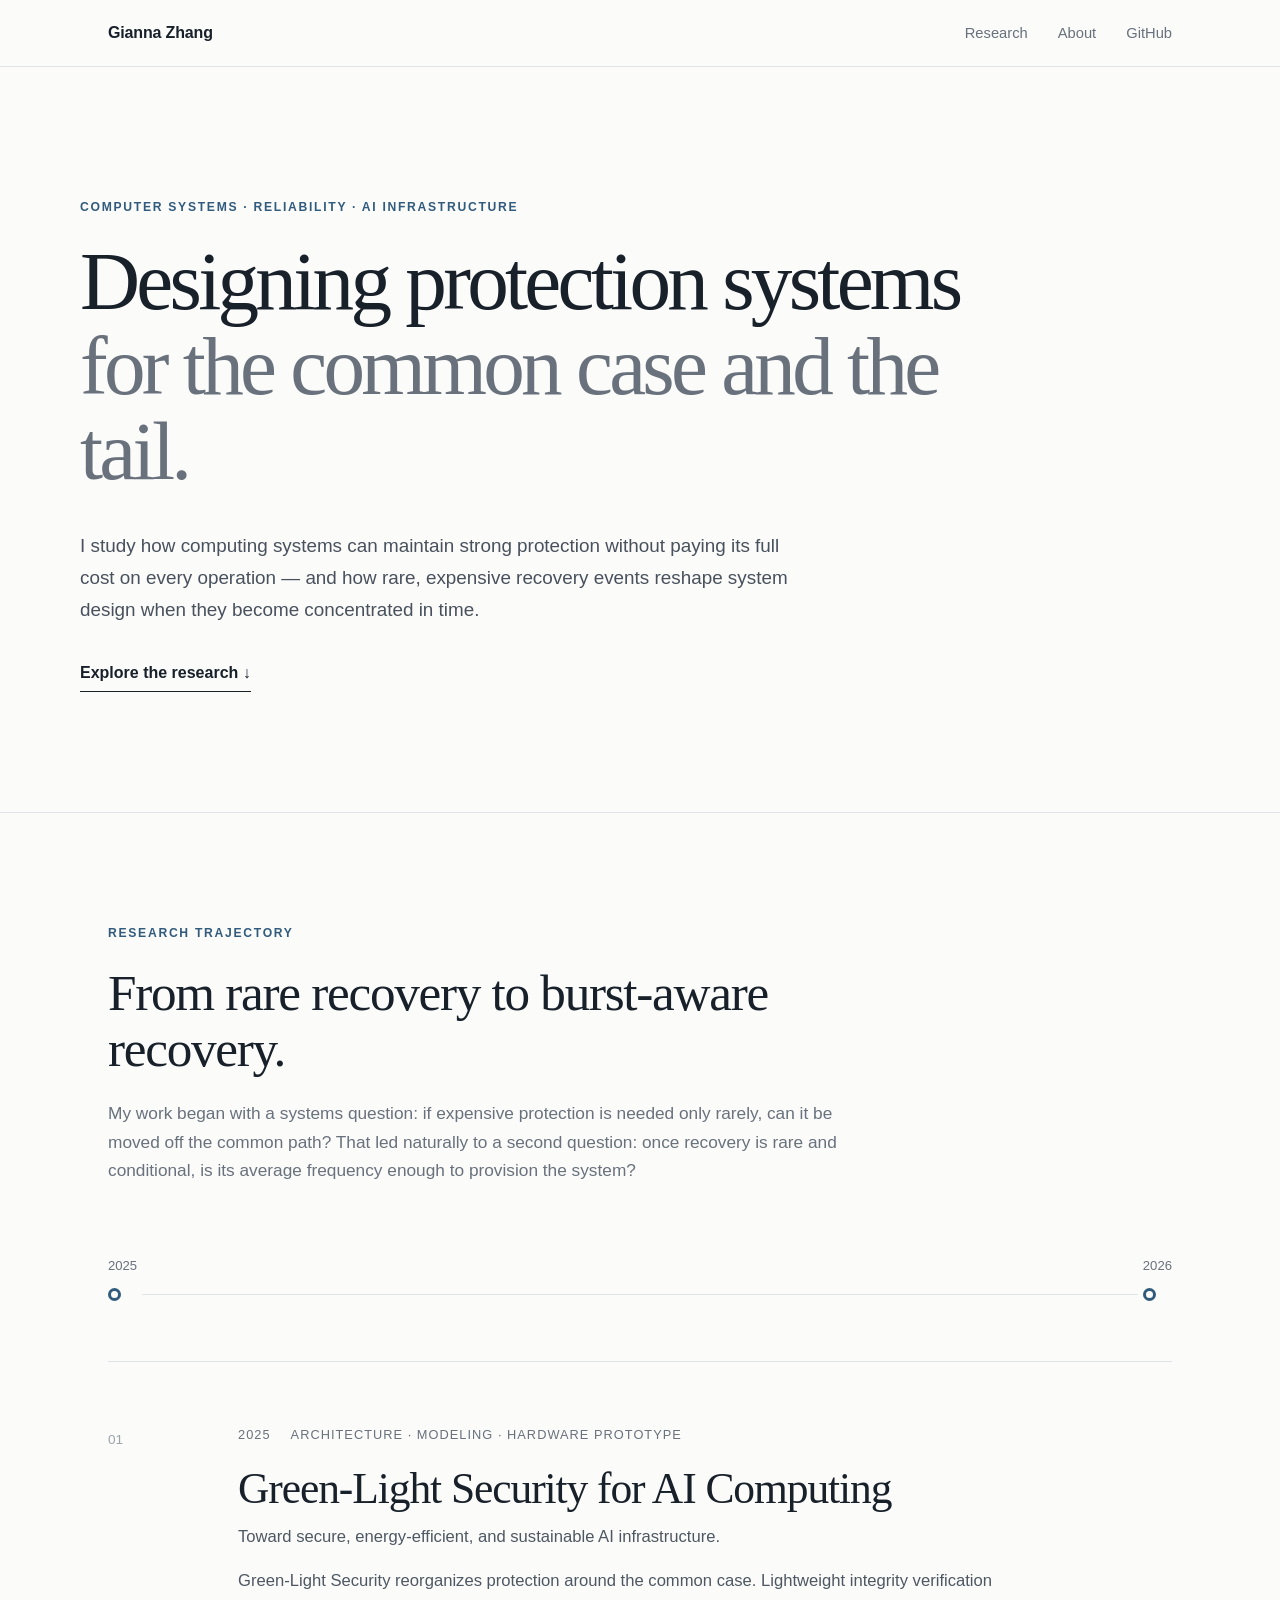
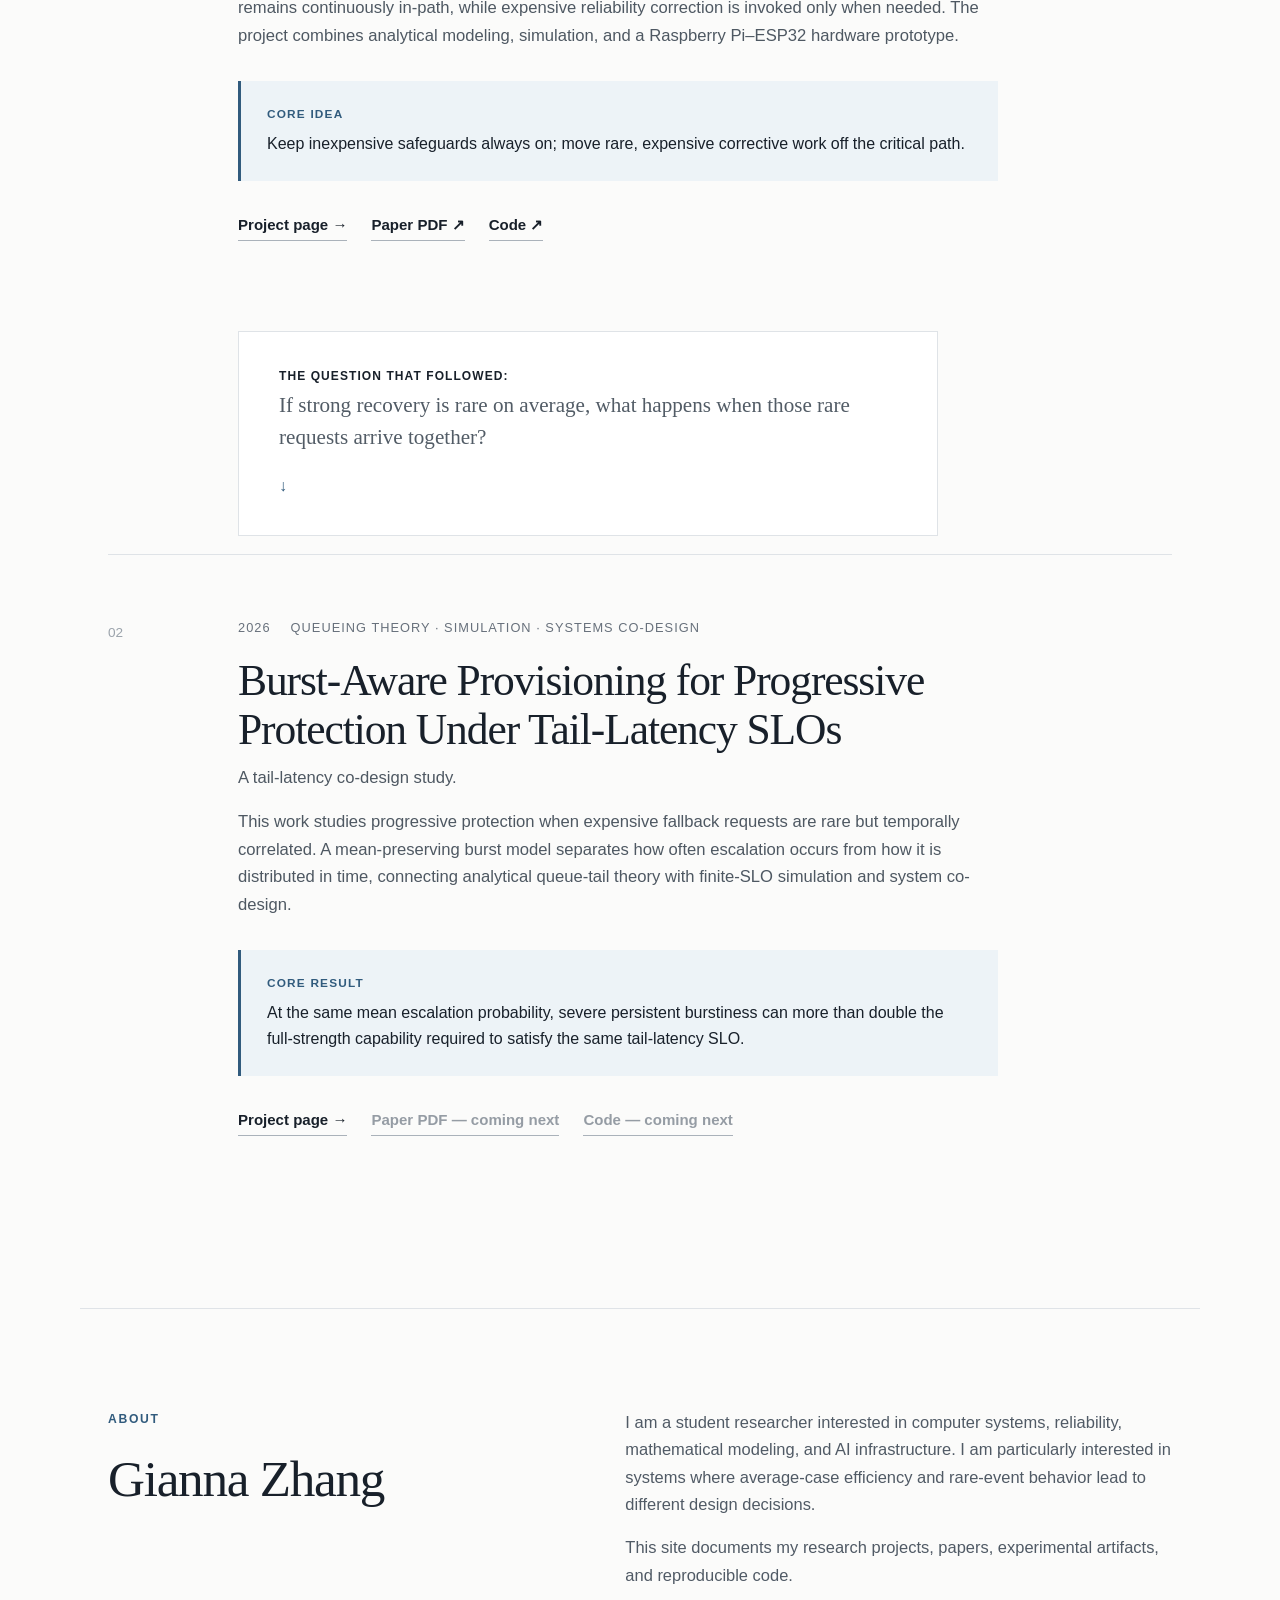
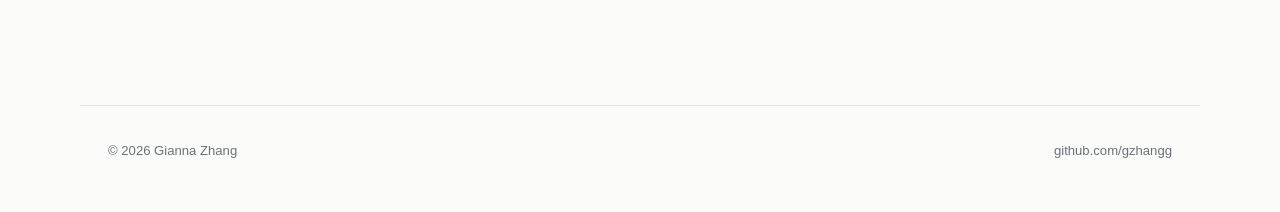
<file: index.html>
<!DOCTYPE html>
<html lang="en">
<head>
  <meta charset="UTF-8">
  <meta name="viewport" content="width=device-width, initial-scale=1.0">

  <title>Gianna Zhang | Research</title>

  <meta
    name="description"
    content="Gianna Zhang's research in computer systems, reliability, and AI infrastructure."
  >

  <link rel="stylesheet" href="style.css">
</head>

<body>

  <header class="site-header">
    <div class="nav-container">
      <a class="name" href="/">Gianna Zhang</a>

      <nav>
        <a href="#research">Research</a>
        <a href="#about">About</a>
        <a href="https://github.com/gzhangg" target="_blank" rel="noopener">
          GitHub
        </a>
      </nav>
    </div>
  </header>


  <main>

    <!-- HERO -->
    <section class="hero">
      <div class="hero-inner">

        <p class="eyebrow">COMPUTER SYSTEMS · RELIABILITY · AI INFRASTRUCTURE</p>

        <h1>
          Designing protection systems
          <span>for the common case and the tail.</span>
        </h1>

        <p class="hero-text">
          I study how computing systems can maintain strong protection
          without paying its full cost on every operation — and how rare,
          expensive recovery events reshape system design when they become
          concentrated in time.
        </p>

        <a class="primary-link" href="#research">
          Explore the research ↓
        </a>

      </div>
    </section>


    <!-- RESEARCH TRAJECTORY -->
    <section class="trajectory" id="research">

      <div class="section-heading">
        <p class="eyebrow">RESEARCH TRAJECTORY</p>
        <h2>From rare recovery to burst-aware recovery.</h2>

        <p>
          My work began with a systems question: if expensive protection is
          needed only rarely, can it be moved off the common path? That led
          naturally to a second question: once recovery is rare and
          conditional, is its average frequency enough to provision the
          system?
        </p>
      </div>


      <div class="trajectory-line">

        <div class="trajectory-node">
          <span>2025</span>
          <div class="dot"></div>
        </div>

        <div class="connector"></div>

        <div class="trajectory-node">
          <span>2026</span>
          <div class="dot"></div>
        </div>

      </div>


      <!-- PROJECT 1 -->
      <article class="project">

        <div class="project-number">01</div>

        <div class="project-content">

          <div class="project-meta">
            <span>2025</span>
            <span>Architecture · Modeling · Hardware Prototype</span>
          </div>

          <h3>Green-Light Security for AI Computing</h3>

          <p class="project-subtitle">
            Toward secure, energy-efficient, and sustainable AI infrastructure.
          </p>

          <p>
            Green-Light Security reorganizes protection around the common
            case. Lightweight integrity verification remains continuously
            in-path, while expensive reliability correction is invoked only
            when needed. The project combines analytical modeling,
            simulation, and a Raspberry Pi–ESP32 hardware prototype.
          </p>

          <div class="project-result">
            <span class="result-label">Core idea</span>
            <p>
              Keep inexpensive safeguards always on; move rare,
              expensive corrective work off the critical path.
            </p>
          </div>

          <div class="project-links">
  <a href="green-light.html">Project page →</a>

  <a
    href="assets/green-light/Green_Light_Security_for_AI_Computing.pdf"
    target="_blank"
    rel="noopener"
  >
    Paper PDF ↗
  </a>

  <a
    href="https://github.com/gzhangg/green-light-security"
    target="_blank"
    rel="noopener"
  >
    Code ↗
  </a>
</div>

        </div>

      </article>


      <div class="research-bridge">
        <p>
          <span>The question that followed:</span>
          If strong recovery is rare on average, what happens when those
          rare requests arrive together?
        </p>
        <div class="bridge-arrow">↓</div>
      </div>


      <!-- PROJECT 2 -->
      <article class="project">

        <div class="project-number">02</div>

        <div class="project-content">

          <div class="project-meta">
            <span>2026</span>
            <span>Queueing Theory · Simulation · Systems Co-Design</span>
          </div>

          <h3>
            Burst-Aware Provisioning for Progressive Protection
            Under Tail-Latency SLOs
          </h3>

          <p class="project-subtitle">
            A tail-latency co-design study.
          </p>

          <p>
            This work studies progressive protection when expensive fallback
            requests are rare but temporally correlated. A mean-preserving
            burst model separates how often escalation occurs from how it is
            distributed in time, connecting analytical queue-tail theory with
            finite-SLO simulation and system co-design.
          </p>

          <div class="project-result">
            <span class="result-label">Core result</span>
            <p>
              At the same mean escalation probability, severe persistent
              burstiness can more than double the full-strength capability
              required to satisfy the same tail-latency SLO.
            </p>
          </div>

          <div class="project-links">
            <a href="burst-aware.html">Project page →</a>
            <a href="#" class="muted-link">Paper PDF — coming next</a>
            <a href="#" class="muted-link">Code — coming next</a>
          </div>

        </div>

      </article>

    </section>


    <!-- ABOUT -->
    <section class="about" id="about">

      <div>
        <p class="eyebrow">ABOUT</p>
        <h2>Gianna Zhang</h2>
      </div>

      <div class="about-text">
        <p>
          I am a student researcher interested in computer systems,
          reliability, mathematical modeling, and AI infrastructure.
          I am particularly interested in systems where average-case
          efficiency and rare-event behavior lead to different design
          decisions.
        </p>

        <p>
          This site documents my research projects, papers,
          experimental artifacts, and reproducible code.
        </p>
      </div>

    </section>

  </main>


  <footer>
    <p>© 2026 Gianna Zhang</p>

    <a
      href="https://github.com/gzhangg"
      target="_blank"
      rel="noopener"
    >
      github.com/gzhangg
    </a>
  </footer>

</body>
</html>
</file>
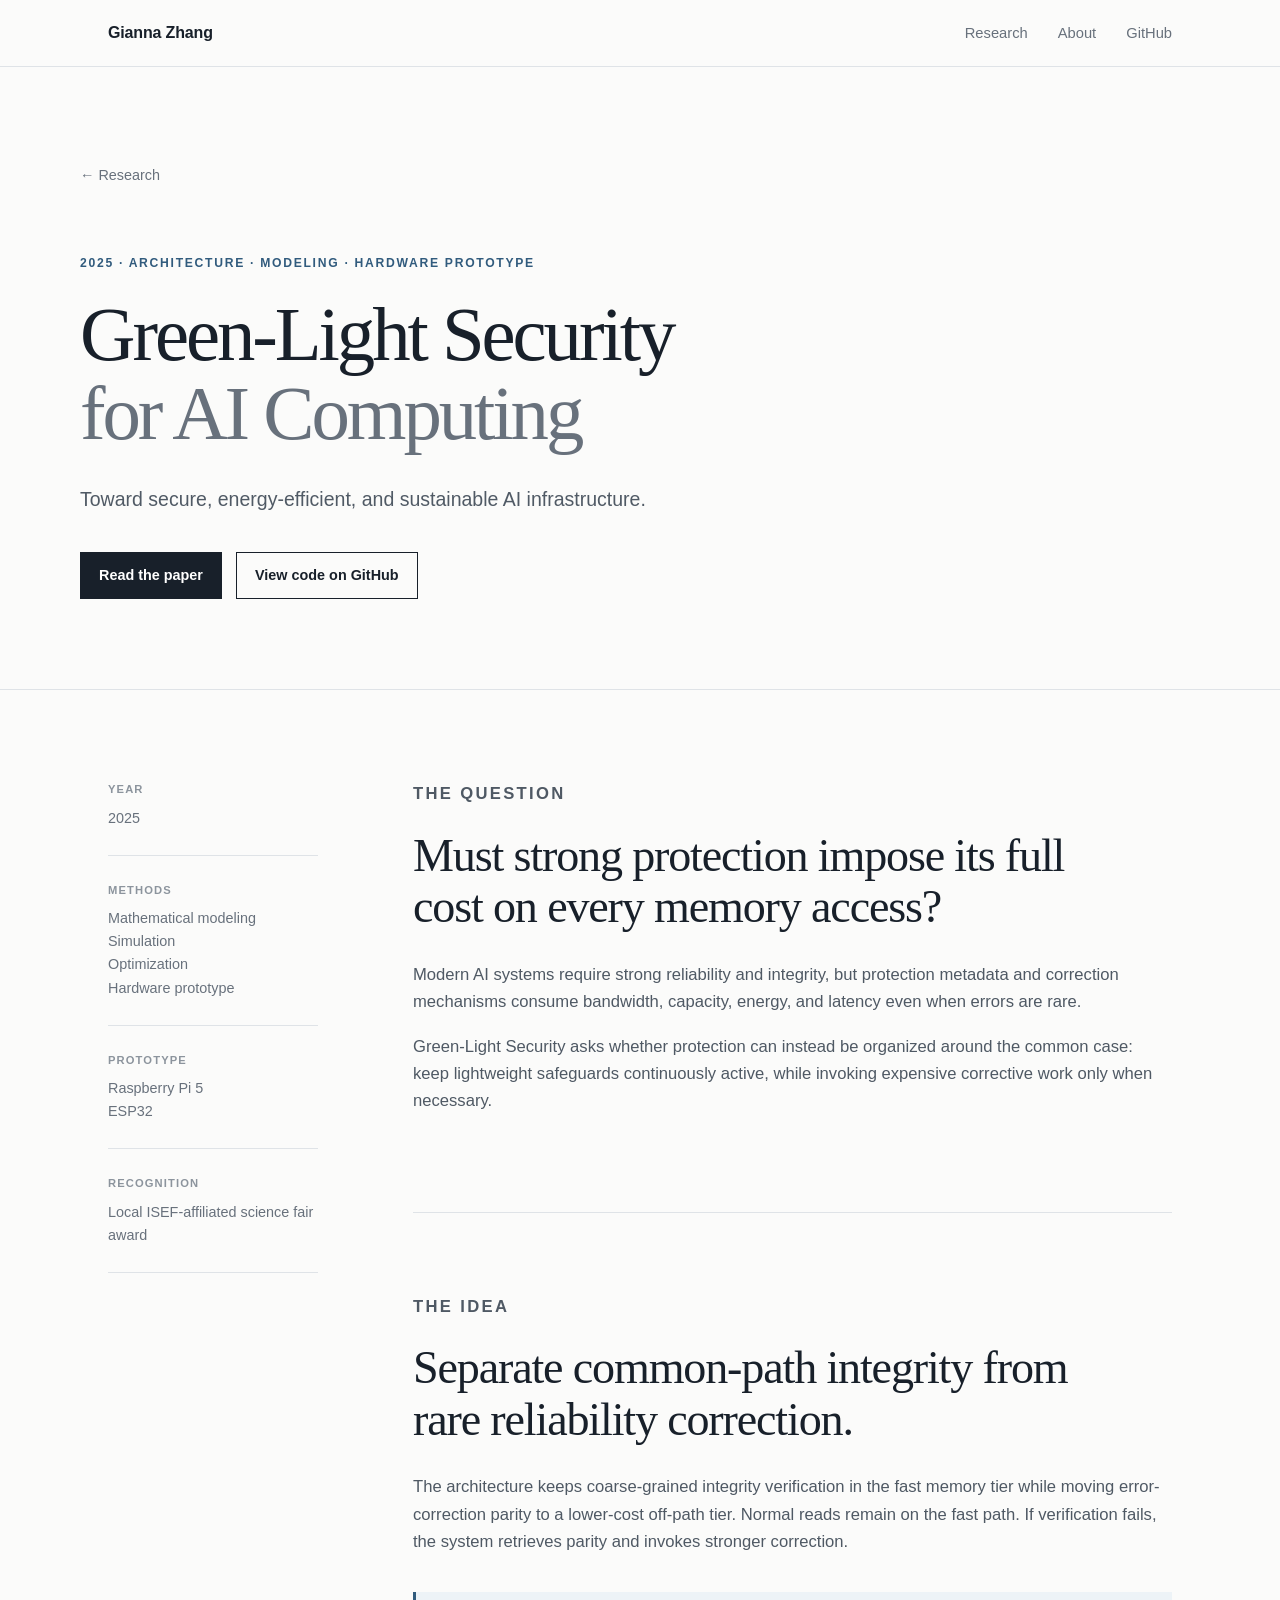
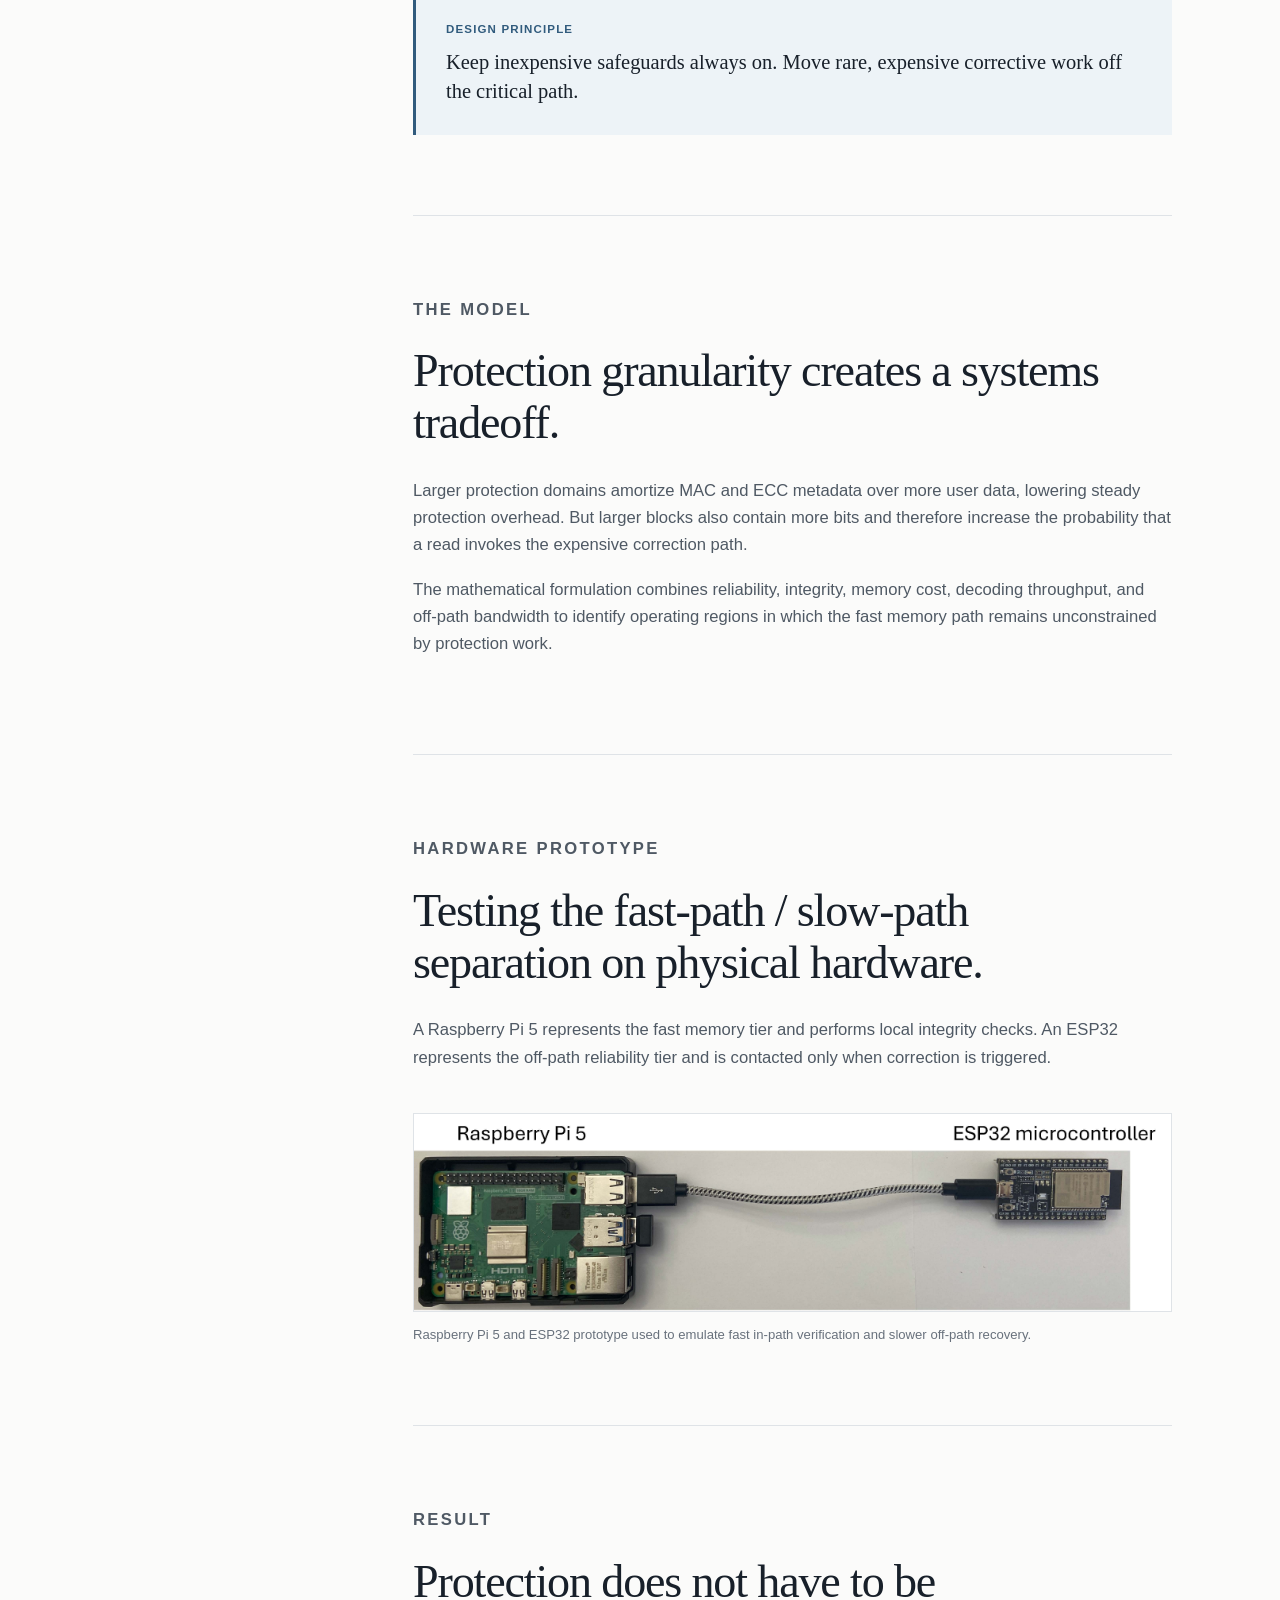
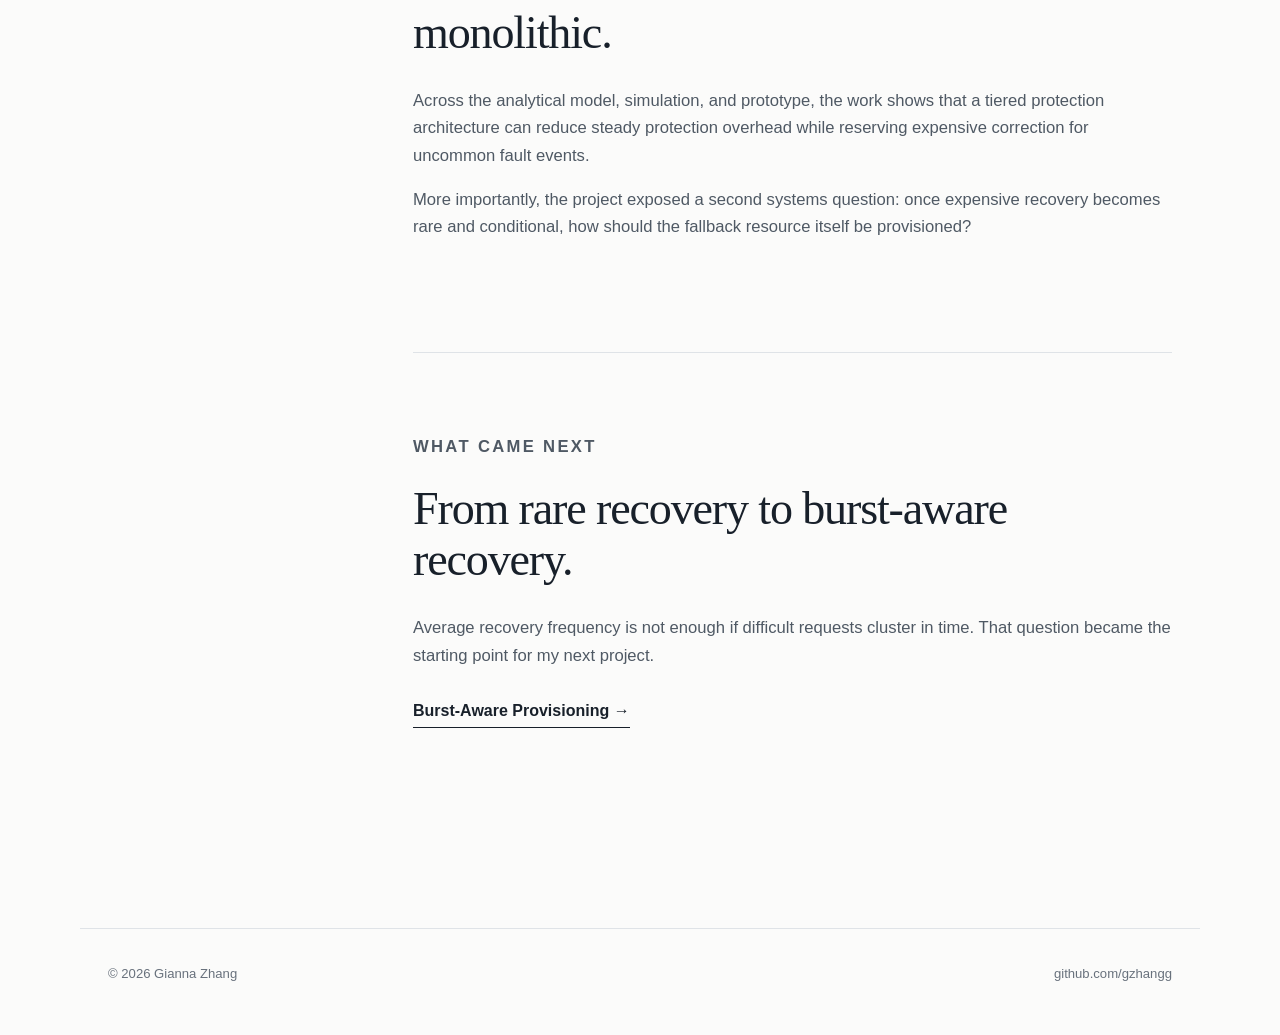
<file: green-light.html>
<!DOCTYPE html>
<html lang="en">
<head>
  <meta charset="UTF-8">
  <meta name="viewport" content="width=device-width, initial-scale=1.0">

  <title>Green-Light Security | Gianna Zhang</title>

  <meta
    name="description"
    content="Green-Light Security for AI Computing — research by Gianna Zhang."
  >

  <link rel="stylesheet" href="style.css?v=2">
</head>

<body>

  <header class="site-header">
    <div class="nav-container">
      <a class="name" href="/">Gianna Zhang</a>

      <nav>
        <a href="/#research">Research</a>
        <a href="/#about">About</a>
        <a
          href="https://github.com/gzhangg"
          target="_blank"
          rel="noopener"
        >
          GitHub
        </a>
      </nav>
    </div>
  </header>


  <main>

    <section class="project-hero">

      <div class="project-hero-inner">

        <a class="back-link" href="/#research">
          ← Research
        </a>

        <p class="eyebrow">
          2025 · ARCHITECTURE · MODELING · HARDWARE PROTOTYPE
        </p>

        <h1>
          Green-Light Security
          <span>for AI Computing</span>
        </h1>

        <p class="project-deck">
          Toward secure, energy-efficient, and sustainable
          AI infrastructure.
        </p>

        <div class="project-actions">

          <a
            class="button-primary"
            href="assets/green-light/Green_Light_Security_for_AI_Computing.pdf"
          >
            Read the paper
          </a>

          <a
            class="button-secondary"
            href="https://github.com/gzhangg/green-light-security"
            target="_blank"
            rel="noopener"
          >
            View code on GitHub
          </a>

        </div>

      </div>

    </section>


    <section class="project-detail">

      <aside class="project-sidebar">

        <div class="sidebar-item">
          <span>Year</span>
          <p>2025</p>
        </div>

        <div class="sidebar-item">
          <span>Methods</span>
          <p>
            Mathematical modeling<br>
            Simulation<br>
            Optimization<br>
            Hardware prototype
          </p>
        </div>

        <div class="sidebar-item">
          <span>Prototype</span>
          <p>
            Raspberry Pi 5<br>
            ESP32
          </p>
        </div>

        <div class="sidebar-item">
          <span>Recognition</span>
          <p>
            Local ISEF-affiliated science fair award
          </p>
        </div>

      </aside>


      <div class="project-body">

        <section>

          <p class="eyebrow">THE QUESTION</p>

          <h2>
            Must strong protection impose its full cost
            on every memory access?
          </h2>

          <p>
            Modern AI systems require strong reliability and integrity,
            but protection metadata and correction mechanisms consume
            bandwidth, capacity, energy, and latency even when errors
            are rare.
          </p>

          <p>
            Green-Light Security asks whether protection can instead
            be organized around the common case: keep lightweight
            safeguards continuously active, while invoking expensive
            corrective work only when necessary.
          </p>

        </section>


        <section>

          <p class="eyebrow">THE IDEA</p>

          <h2>
            Separate common-path integrity from
            rare reliability correction.
          </h2>

          <p>
            The architecture keeps coarse-grained integrity
            verification in the fast memory tier while moving
            error-correction parity to a lower-cost off-path tier.
            Normal reads remain on the fast path. If verification
            fails, the system retrieves parity and invokes stronger
            correction.
          </p>

          <div class="insight-box">

            <span>Design principle</span>

            <p>
              Keep inexpensive safeguards always on.
              Move rare, expensive corrective work off
              the critical path.
            </p>

          </div>

        </section>


        <section>

          <p class="eyebrow">THE MODEL</p>

          <h2>
            Protection granularity creates a systems tradeoff.
          </h2>

          <p>
            Larger protection domains amortize MAC and ECC metadata
            over more user data, lowering steady protection overhead.
            But larger blocks also contain more bits and therefore
            increase the probability that a read invokes the expensive
            correction path.
          </p>

          <p>
            The mathematical formulation combines reliability,
            integrity, memory cost, decoding throughput, and
            off-path bandwidth to identify operating regions in
            which the fast memory path remains unconstrained by
            protection work.
          </p>

        </section>


        <section>

          <p class="eyebrow">HARDWARE PROTOTYPE</p>

          <h2>
            Testing the fast-path / slow-path separation
            on physical hardware.
          </h2>

          <p>
            A Raspberry Pi 5 represents the fast memory tier and
            performs local integrity checks. An ESP32 represents the
            off-path reliability tier and is contacted only when
            correction is triggered.
          </p>

          <figure class="research-figure">

            <img
              src="assets/green-light/prototype.jpg"
              alt="Green-Light Security Raspberry Pi and ESP32 prototype"
            >

            <figcaption>
              Raspberry Pi 5 and ESP32 prototype used to emulate
              fast in-path verification and slower off-path recovery.
            </figcaption>

          </figure>

        </section>


        <section>

          <p class="eyebrow">RESULT</p>

          <h2>
            Protection does not have to be monolithic.
          </h2>

          <p>
            Across the analytical model, simulation, and prototype,
            the work shows that a tiered protection architecture can
            reduce steady protection overhead while reserving
            expensive correction for uncommon fault events.
          </p>

          <p>
            More importantly, the project exposed a second systems
            question: once expensive recovery becomes rare and
            conditional, how should the fallback resource itself
            be provisioned?
          </p>

        </section>


        <section class="next-project">

          <p class="eyebrow">WHAT CAME NEXT</p>

          <h2>
            From rare recovery to burst-aware recovery.
          </h2>

          <p>
            Average recovery frequency is not enough if difficult
            requests cluster in time. That question became the
            starting point for my next project.
          </p>

          <a href="burst-aware.html">
            Burst-Aware Provisioning →
          </a>

        </section>

      </div>

    </section>

  </main>


  <footer>

    <p>© 2026 Gianna Zhang</p>

    <a
      href="https://github.com/gzhangg"
      target="_blank"
      rel="noopener"
    >
      github.com/gzhangg
    </a>

  </footer>

</body>
</html>
</file>
<file: style.css>
:root {
  --background: #fbfbfa;
  --surface: #ffffff;
  --text: #18202a;
  --muted: #68717c;
  --line: #dfe3e7;
  --accent: #315b7d;
  --accent-soft: #edf3f7;

  --max-width: 1120px;
}

* {
  box-sizing: border-box;
}

html {
  scroll-behavior: smooth;
}

body {
  margin: 0;
  background: var(--background);
  color: var(--text);

  font-family:
    Inter,
    ui-sans-serif,
    -apple-system,
    BlinkMacSystemFont,
    "Segoe UI",
    Helvetica,
    Arial,
    sans-serif;

  line-height: 1.65;
}

a {
  color: inherit;
  text-decoration: none;
}


/* HEADER */

.site-header {
  border-bottom: 1px solid var(--line);
  background: rgba(251, 251, 250, 0.94);
  position: sticky;
  top: 0;
  z-index: 20;
  backdrop-filter: blur(8px);
}

.nav-container {
  max-width: var(--max-width);
  margin: 0 auto;
  padding: 20px 28px;

  display: flex;
  justify-content: space-between;
  align-items: center;
}

.name {
  font-weight: 650;
  font-size: 1rem;
  letter-spacing: -0.01em;
}

nav {
  display: flex;
  gap: 30px;
}

nav a {
  font-size: 0.92rem;
  color: var(--muted);
}

nav a:hover {
  color: var(--text);
}


/* HERO */

.hero {
  padding: 130px 28px 120px;
  border-bottom: 1px solid var(--line);
}

.hero-inner {
  max-width: var(--max-width);
  margin: 0 auto;
}

.eyebrow {
  margin: 0 0 22px;

  color: var(--accent);
  font-size: 0.76rem;
  font-weight: 700;
  letter-spacing: 0.14em;
}

.hero h1 {
  max-width: 950px;
  margin: 0;

  font-family:
    Georgia,
    "Times New Roman",
    serif;

  font-size: clamp(3rem, 6.5vw, 5.5rem);
  font-weight: 400;
  line-height: 1.02;
  letter-spacing: -0.045em;
}

.hero h1 span {
  color: var(--muted);
}

.hero-text {
  max-width: 720px;
  margin: 36px 0 34px;

  color: #48515c;
  font-size: 1.18rem;
  line-height: 1.7;
}

.primary-link {
  display: inline-block;
  padding-bottom: 4px;
  border-bottom: 1px solid var(--text);

  font-weight: 600;
}


/* TRAJECTORY */

.trajectory {
  max-width: var(--max-width);
  margin: 0 auto;
  padding: 110px 28px;
}

.section-heading {
  max-width: 760px;
}

.section-heading h2,
.about h2 {
  margin: 0 0 22px;

  font-family:
    Georgia,
    "Times New Roman",
    serif;

  font-size: clamp(2.2rem, 4vw, 3.5rem);
  font-weight: 400;
  line-height: 1.1;
  letter-spacing: -0.025em;
}

.section-heading > p:last-child {
  color: var(--muted);
  font-size: 1.08rem;
}

.trajectory-line {
  margin: 70px 0 60px;

  display: grid;
  grid-template-columns: auto 1fr auto;
  align-items: end;
}

.trajectory-node span {
  display: block;
  margin-bottom: 12px;

  color: var(--muted);
  font-size: 0.82rem;
}

.dot {
  width: 13px;
  height: 13px;

  border: 3px solid var(--accent);
  border-radius: 50%;
  background: var(--background);
}

.connector {
  height: 1px;
  margin: 0 5px 6px;

  background: var(--line);
}


/* PROJECTS */

.project {
  padding: 62px 0;

  display: grid;
  grid-template-columns: 100px 1fr;
  gap: 30px;

  border-top: 1px solid var(--line);
}

.project-number {
  padding-top: 5px;

  color: #9ba3ab;
  font-size: 0.85rem;
  font-variant-numeric: tabular-nums;
}

.project-content {
  max-width: 830px;
}

.project-meta {
  margin-bottom: 18px;

  display: flex;
  gap: 20px;
  flex-wrap: wrap;

  color: var(--muted);
  font-size: 0.8rem;
  text-transform: uppercase;
  letter-spacing: 0.08em;
}

.project h3 {
  max-width: 800px;
  margin: 0 0 10px;

  font-family:
    Georgia,
    "Times New Roman",
    serif;

  font-size: clamp(2rem, 3.4vw, 3rem);
  font-weight: 400;
  line-height: 1.13;
  letter-spacing: -0.025em;
}

.project-subtitle {
  margin-top: 0;

  color: var(--accent);
  font-size: 1rem;
}

.project-content > p {
  max-width: 760px;

  color: #4e5862;
  font-size: 1.04rem;
}

.project-result {
  max-width: 760px;
  margin: 32px 0;

  padding: 24px 26px;

  background: var(--accent-soft);
  border-left: 3px solid var(--accent);
}

.result-label {
  display: block;
  margin-bottom: 6px;

  color: var(--accent);
  font-size: 0.74rem;
  font-weight: 700;
  text-transform: uppercase;
  letter-spacing: 0.1em;
}

.project-result p {
  margin: 0;
}

.project-links {
  display: flex;
  flex-wrap: wrap;
  gap: 24px;
}

.project-links a {
  padding-bottom: 2px;

  font-size: 0.94rem;
  font-weight: 600;

  border-bottom: 1px solid #aab2ba;
}

.project-links a:hover {
  border-color: var(--text);
}

.project-links .muted-link {
  color: #959ca4;
  pointer-events: none;
}


/* BRIDGE */

.research-bridge {
  margin: 28px 0 18px 130px;
  max-width: 700px;

  padding: 35px 40px;

  border: 1px solid var(--line);
  background: var(--surface);
}

.research-bridge p {
  margin: 0;

  color: #525c66;
  font-family:
    Georgia,
    "Times New Roman",
    serif;

  font-size: 1.32rem;
  line-height: 1.5;
}

.research-bridge p span {
  display: block;
  margin-bottom: 5px;

  color: var(--text);
  font-family:
    Inter,
    ui-sans-serif,
    sans-serif;

  font-size: 0.75rem;
  font-weight: 700;
  text-transform: uppercase;
  letter-spacing: 0.09em;
}

.bridge-arrow {
  margin-top: 20px;
  color: var(--accent);
}


/* ABOUT */

.about {
  max-width: var(--max-width);
  margin: 0 auto;

  padding: 100px 28px;

  display: grid;
  grid-template-columns: 1fr 1.25fr;
  gap: 80px;

  border-top: 1px solid var(--line);
}

.about-text {
  color: #505a65;
  font-size: 1.03rem;
}

.about-text p:first-child {
  margin-top: 0;
}


/* FOOTER */

footer {
  max-width: var(--max-width);
  margin: 0 auto;

  padding: 34px 28px 50px;

  display: flex;
  justify-content: space-between;

  border-top: 1px solid var(--line);

  color: var(--muted);
  font-size: 0.82rem;
}

footer p {
  margin: 0;
}


/* MOBILE */

@media (max-width: 700px) {

  .nav-container {
    padding: 18px 20px;
  }

  nav {
    gap: 17px;
  }

  .hero {
    padding: 90px 20px 80px;
  }

  .hero h1 {
    font-size: 3rem;
  }

  .trajectory {
    padding: 80px 20px;
  }

  .project {
    grid-template-columns: 1fr;
    gap: 10px;
  }

  .project-number {
    padding-top: 0;
  }

  .research-bridge {
    margin-left: 0;
    padding: 28px;
  }

  .about {
    padding: 75px 20px;

    grid-template-columns: 1fr;
    gap: 20px;
  }

  footer {
    padding: 30px 20px 40px;

    flex-direction: column;
    gap: 8px;
  }
}

/* PROJECT PAGE */

.project-hero {
  padding: 95px 28px 90px;
  border-bottom: 1px solid var(--line);
}

.project-hero-inner {
  max-width: var(--max-width);
  margin: 0 auto;
}

.back-link {
  display: inline-block;
  margin-bottom: 65px;

  color: var(--muted);
  font-size: 0.9rem;
}

.back-link:hover {
  color: var(--text);
}

.project-hero h1 {
  max-width: 960px;
  margin: 0;

  font-family:
    Georgia,
    "Times New Roman",
    serif;

  font-size: clamp(3rem, 6vw, 5.2rem);
  font-weight: 400;
  line-height: 1.03;
  letter-spacing: -0.04em;
}

.project-hero h1 span {
  display: block;
  color: var(--muted);
}

.project-deck {
  max-width: 660px;
  margin: 30px 0 36px;

  color: #505a65;
  font-size: 1.22rem;
}

.project-actions {
  display: flex;
  flex-wrap: wrap;
  gap: 14px;
}

.button-primary,
.button-secondary {
  display: inline-block;
  padding: 11px 18px;

  border: 1px solid var(--text);

  font-size: 0.9rem;
  font-weight: 600;
}

.button-primary {
  background: var(--text);
  color: white;
}

.button-secondary {
  background: transparent;
}

.button-secondary:hover {
  background: var(--surface);
}


/* PROJECT DETAIL */

.project-detail {
  max-width: var(--max-width);
  margin: 0 auto;

  padding: 90px 28px 120px;

  display: grid;
  grid-template-columns: 210px 1fr;
  gap: 95px;
}

.project-sidebar {
  color: var(--muted);
}

.sidebar-item {
  padding: 0 0 25px;
  margin-bottom: 25px;

  border-bottom: 1px solid var(--line);
}

.sidebar-item span {
  display: block;
  margin-bottom: 8px;

  color: #8c949d;
  font-size: 0.7rem;
  font-weight: 700;
  text-transform: uppercase;
  letter-spacing: 0.1em;
}

.sidebar-item p {
  margin: 0;

  font-size: 0.9rem;
  line-height: 1.6;
}

.project-body {
  max-width: 760px;
}

.project-body section {
  padding: 0 0 80px;
}

.project-body section + section {
  padding-top: 80px;
  border-top: 1px solid var(--line);
}

.project-body h2 {
  max-width: 700px;
  margin: 0 0 28px;

  font-family:
    Georgia,
    "Times New Roman",
    serif;

  font-size: clamp(2rem, 3.6vw, 3.1rem);
  font-weight: 400;
  line-height: 1.12;
  letter-spacing: -0.025em;
}

.project-body p {
  color: #4f5964;
  font-size: 1.04rem;
}

.insight-box {
  margin-top: 36px;
  padding: 28px 30px;

  background: var(--accent-soft);
  border-left: 3px solid var(--accent);
}

.insight-box span {
  display: block;
  margin-bottom: 9px;

  color: var(--accent);
  font-size: 0.72rem;
  font-weight: 700;
  text-transform: uppercase;
  letter-spacing: 0.1em;
}

.insight-box p {
  margin: 0;

  color: var(--text);

  font-family:
    Georgia,
    "Times New Roman",
    serif;

  font-size: 1.28rem;
  line-height: 1.45;
}

.research-figure {
  margin: 42px 0 0;
}

.research-figure img {
  display: block;
  width: 100%;
  height: auto;

  border: 1px solid var(--line);
}

.research-figure figcaption {
  margin-top: 12px;

  color: var(--muted);
  font-size: 0.82rem;
}

.next-project {
  margin-top: 15px;
}

.next-project a {
  display: inline-block;
  margin-top: 12px;
  padding-bottom: 3px;

  border-bottom: 1px solid var(--text);

  font-weight: 600;
}


/* PROJECT PAGE MOBILE */

@media (max-width: 700px) {

  .project-hero {
    padding: 70px 20px;
  }

  .back-link {
    margin-bottom: 45px;
  }

  .project-detail {
    padding: 70px 20px;

    grid-template-columns: 1fr;
    gap: 55px;
  }

  .project-sidebar {
    display: grid;
    grid-template-columns: 1fr 1fr;
    gap: 20px;
  }

  .sidebar-item {
    margin-bottom: 0;
  }

  .project-body section {
    padding-bottom: 60px;
  }

  .project-body section + section {
    padding-top: 60px;
  }
}
</file>
